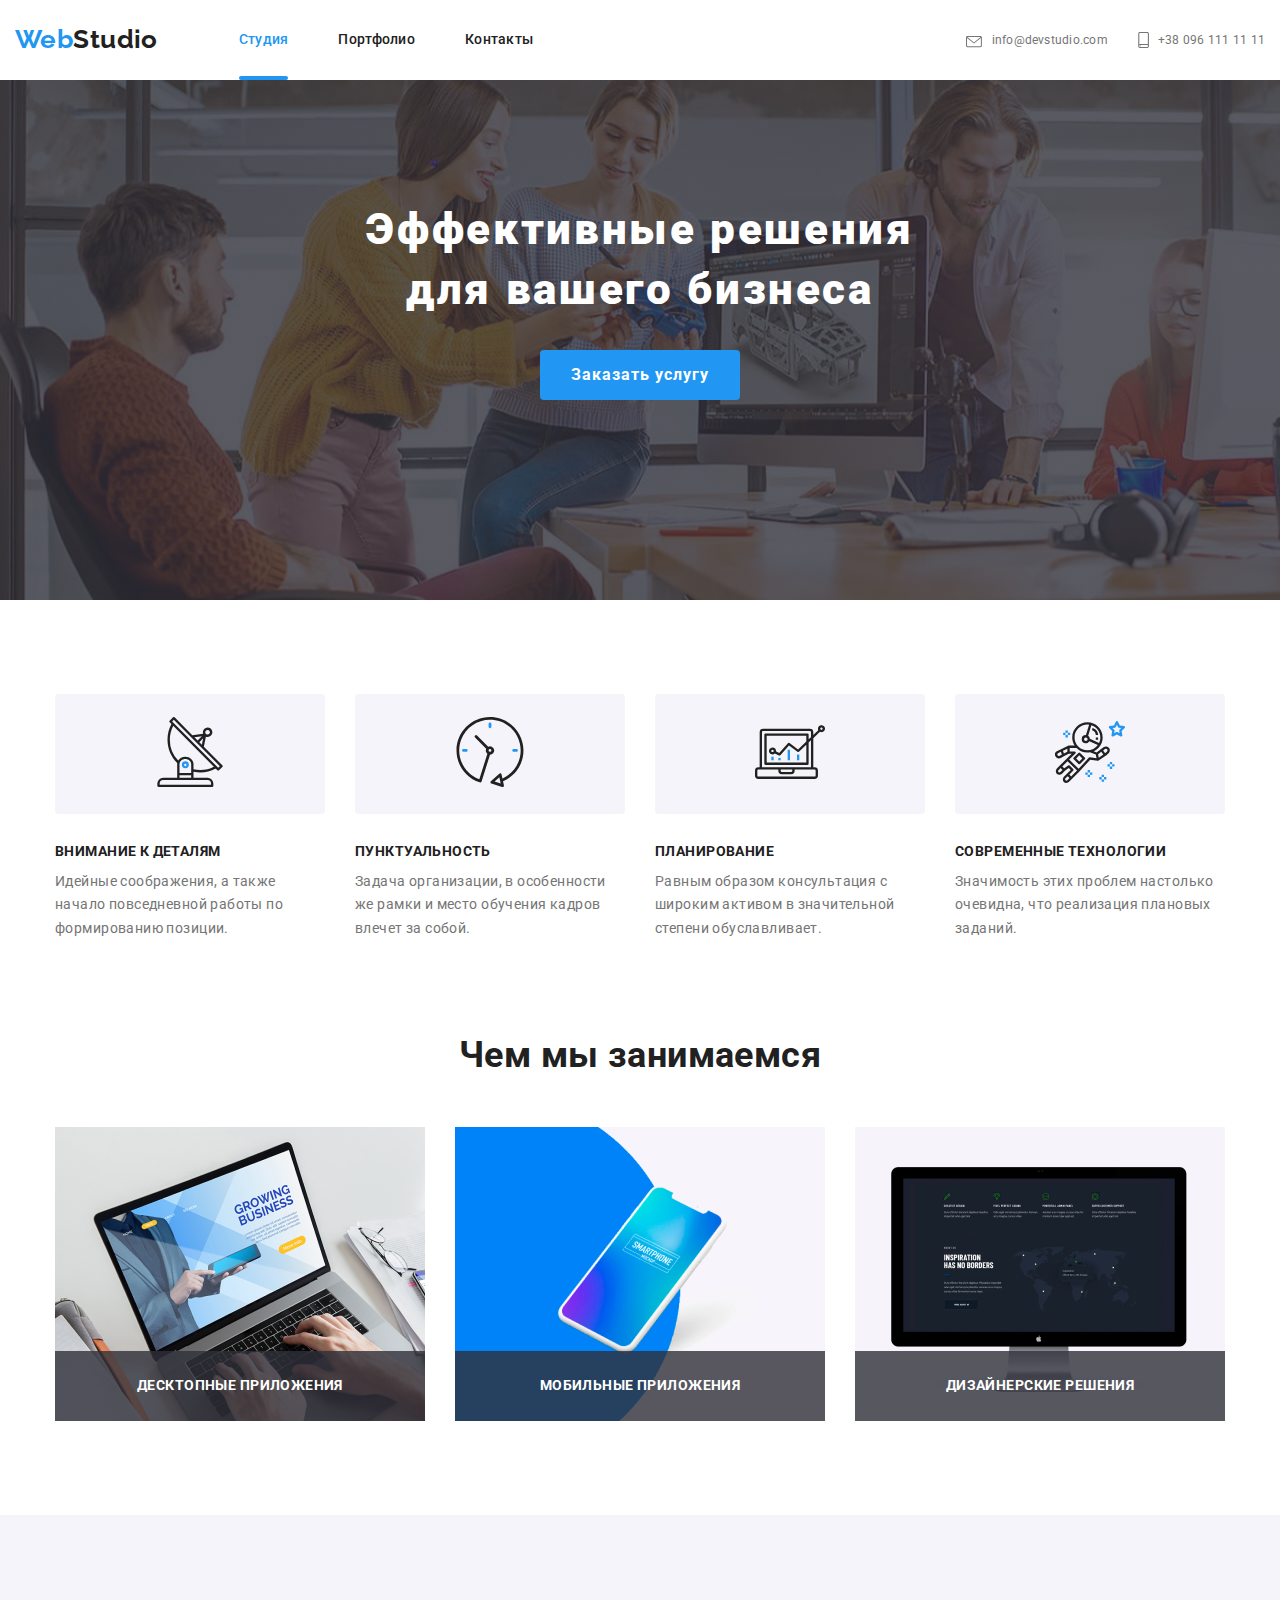
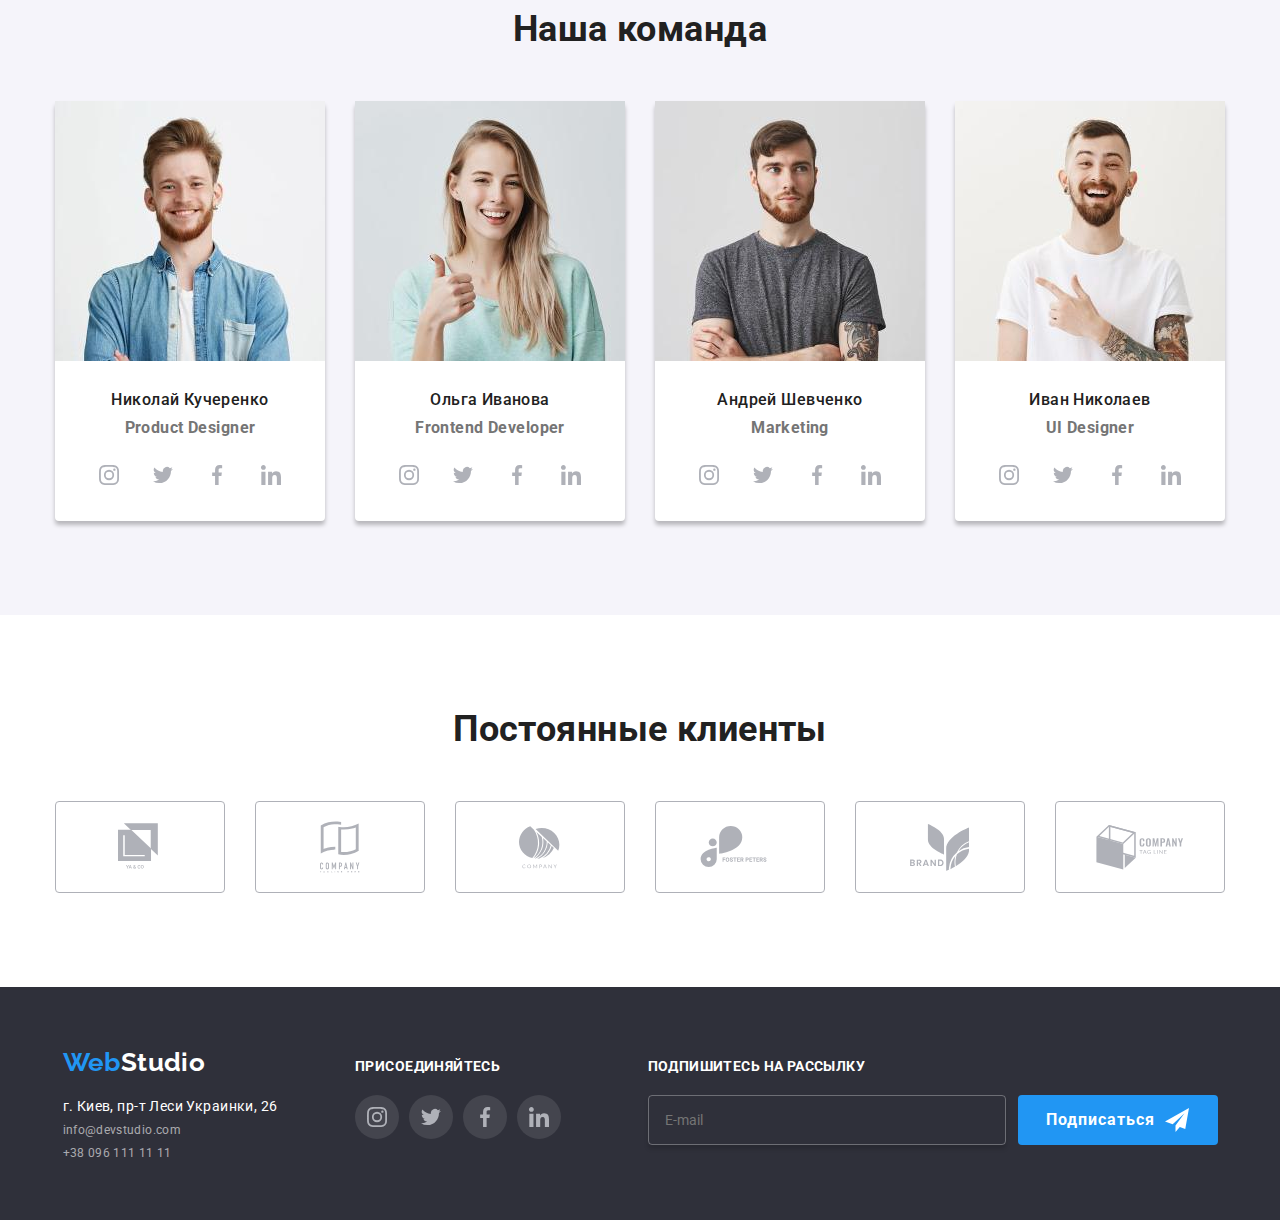
<file: index.html>
<!DOCTYPE html>
<html lang="ru">
  <head>
    <meta charset="UTF-8" />
    <meta name="viewport" content="width=device-width, initial-scale=1.0" />
    <link
      href="https://fonts.googleapis.com/css2?family=Raleway:wght@700&family=Roboto:wght@400;500;700;900&display=swap"
      rel="stylesheet"
    />
    <link
      rel="stylesheet"
      href="https://cdnjs.cloudflare.com/ajax/libs/modern-normalize/0.7.0/modern-normalize.min.css"
    />
    <link rel="stylesheet" href="./css/main.min.css" />
    <title>Web Studio</title>
  </head>
  <body>
    <!-- Шапка страницы -->
    <header class="site-header container">
      <a class="site-logo" href="./" lang="en"><span>Web </span><span class="logo-studio">Studio</span></a>
      <button class="menu-button" type="button" data-menu-button>
        <svg
          class="icon"
          width="40px"
          height="40px"
          aria-expanded="false"
          aria-controls="menu-container is-open"
          aria-label="переключатель мобильного меню"
        >
          <use class="icon-menu" href="./images/sprite-modal.svg#icon-menu-40"></use>
          <use class="icon-cross" href="./images/sprite-modal.svg#icon-close-40"></use>
        </svg>
      </button>
      <div class="menu-container is-open" id="menu-container" data-menu>
        <nav class="site-nav">
          <ul class="list">
            <li class="item"><a class="link current studio" href="./index.html">Студия</a></li>
            <li class="item"><a class="link" href="./portfolio.html">Портфолио</a></li>
            <li class="item"><a class="link" href="">Контакты</a></li>
          </ul>
        </nav>
        <address class="address-blok-header">
          <!-- добавляем aria-label <a href="" aria-label=""></a> -->
          <ul class="address-list">
            <li class="item">
              <a class="button-icon icon-mail" href="mailto:info@devstudio.com" aria-label="иконка конверта">
                <svg class="icon">
                  <use href="./images/sprite.svg#icon-icon-mail"></use>
                </svg>
              </a>
              <a class="link" href="mailto:info@devstudio.com">info@devstudio.com</a>
            </li>
            <li class="item">
              <a class="button-icon icon-phone" href="tel:+380961111111" aria-label="иконка телефона">
                <svg class="icon">
                  <use href="./images/sprite.svg#icon-icon-phone"></use>
                </svg>
              </a>
              <a class="link" href="tel:+380961111111">+38 096 111 11 11</a>
            </li>
          </ul>
        </address>
      </div>
    </header>
    <!-- уникальний контент -->
    <main>
      <!-- Герой -->
      <section class="hero-section overlay">
        <div class="hero container">
          <h1 class="title">
            Эффективные решения <br />
            для вашего бизнеса
          </h1>
          <button data-modal-open class="button">Заказать услугу</button>
        </div>
      </section>
      <!-- Функции (Характерные черты,feature) -->
      <section class="section feature container">
        <h2 class="is-hidden">Функции (Характерные черты)</h2>
        <ul class="list">
          <li class="item radar">
            <button class="button-icon">
              <svg class="icon">
                <use href="./images/sprite.svg#icon-antenna"></use>
              </svg>
            </button>
            <h3 class="title">ВНИМАНИЕ К ДЕТАЛЯМ</h3>
            <p class="text">Идейные соображения, а также начало повседневной работы по формированию позиции.</p>
          </li>
          <li class="item clock">
            <button class="button-icon">
              <svg class="icon">
                <use href="./images/sprite.svg#icon-clock"></use>
              </svg>
            </button>
            <h3 class="title">ПУНКТУАЛЬНОСТЬ</h3>
            <p class="text">Задача организации, в особенности же рамки и место обучения кадров влечет за собой.</p>
          </li>
          <li class="item diagram">
            <button class="button-icon">
              <svg class="icon">
                <use href="./images/sprite.svg#icon-diagram"></use>
              </svg>
            </button>
            <h3 class="title">ПЛАНИРОВАНИЕ</h3>
            <p class="text">Равным образом консультация с широким активом в значительной степени обуславливает.</p>
          </li>
          <li class="item astronaut">
            <button class="button-icon">
              <svg class="icon">
                <use href="./images/sprite.svg#icon-astronaut"></use>
              </svg>
            </button>
            <h3 class="title">СОВРЕМЕННЫЕ ТЕХНОЛОГИИ</h3>
            <p class="text">Значимость этих проблем настолько очевидна, что реализация плановых заданий.</p>
          </li>
        </ul>
      </section>
      <!-- Чем мы занимаемся (activity) -->
      <section class="section activity container">
        <h2 class="title-section">Чем мы занимаемся</h2>
        <ul class="list">
          <li class="item">
            <img src="./images/img11.jpg" alt="Десктопные приложения" width="370" />
            <a href=""><h3 class="title on-dark">ДЕСКТОПНЫЕ ПРИЛОЖЕНИЯ</h3></a>
          </li>
          <li class="item">
            <img src="./images/img12.jpg" alt="Мобильные приложения" width="370" />
            <a href=""><h3 class="title on-dark">МОБИЛЬНЫЕ ПРИЛОЖЕНИЯ</h3></a>
          </li>
          <li class="item">
            <img src="./images/img13.jpg" alt="Дизайнерские решения" width="370" />
            <a href=""><h3 class="title on-dark">ДИЗАЙНЕРСКИЕ РЕШЕНИЯ</h3></a>
          </li>
        </ul>
      </section>
      <!-- Наша команда (team) -->
      <section class="shadow">
        <!-- Для иконок используем aria-label
          <li><a href="" aria-label=" ">ins</a></li> -->
        <div class="section our-team container">
          <h2 class="title-section">Наша команда</h2>
          <ul class="list-team">
            <li class="item">
              <picture class="portret" alt="Фото">
                <source media="(min-width:1200px)" srcset="./images/foto1_270.jpg, ./images/foto1_270@2x.jpg 2x" />
                <source
                  media="(min-width: 768px)"
                  srcset="./images/foto1tablet_354.jpg, ./images/foto1tablet_354@2x.jpg 2x"
                />
                <source
                  media="(max-width: 767px)"
                  srcset="./images/foto1mobile_450.jpg, ./images/foto1mobile_450@2x.jpg 2x"
                />

                <img src="./images/foto1_270.jpg" />
              </picture>
              <h3 class="title name">Николай Кучеренко</h3>
              <p class="title work" lang="en">Product Designer</p>
              <ul class="list-social">
                <li class="item-social">
                  <a href="" class="button-icon" aria-label="ссылка на instagram">
                    <svg class="icon">
                      <use href="./images/sprite.svg#icon-icon-inst"></use>
                    </svg>
                  </a>
                </li>
                <li class="item-social">
                  <a href="" class="button-icon" aria-label="ссылка на twiter">
                    <svg class="icon">
                      <use href="./images/sprite.svg#icon-icon-tw"></use>
                    </svg>
                  </a>
                </li>
                <li class="item-social">
                  <a href="" class="button-icon" aria-label="ссылка на facebook">
                    <svg class="icon">
                      <use href="./images/sprite.svg#icon-icon-fb"></use>
                    </svg>
                  </a>
                </li>
                <li class="item-social">
                  <a href="" class="button-icon" aria-label="ссылка на IN">
                    <svg class="icon">
                      <use href="./images/sprite.svg#icon-icon-in"></use>
                    </svg>
                  </a>
                </li>
              </ul>
            </li>
            <li class="item">
              <picture class="portret" alt="Фото">
                <source media="(min-width:1200px)" srcset="./images/foto2_270.jpg, ./images/foto2_270@2x.jpg 2x" />
                <source
                  media="(min-width: 768px)"
                  srcset="./images/foto2tablet_354.jpg, ./images/foto2tablet_354@2x.jpg 2x"
                />
                <source
                  media="(max-width: 767px)"
                  srcset="./images/foto2mobile_450.jpg, ./images/foto2mobile_450@2x.jpg 2x"
                />

                <img src="./images/foto2_270.jpg" />
              </picture>
              <h3 class="title name">Ольга Иванова</h3>
              <p class="title work" lang="en">Frontend Developer</p>
              <ul class="list-social">
                <li class="item-social">
                  <a href="" class="button-icon" aria-label="ссылка на instagram">
                    <svg class="icon">
                      <use href="./images/sprite.svg#icon-icon-inst"></use>
                    </svg>
                  </a>
                </li>
                <li class="item-social">
                  <a href="" class="button-icon" aria-label="ссылка на twiter">
                    <svg class="icon">
                      <use href="./images/sprite.svg#icon-icon-tw"></use>
                    </svg>
                  </a>
                </li>
                <li class="item-social">
                  <a href="" class="button-icon" aria-label="ссылка на facebook">
                    <svg class="icon">
                      <use href="./images/sprite.svg#icon-icon-fb"></use>
                    </svg>
                  </a>
                </li>
                <li class="item-social">
                  <a href="" class="button-icon" aria-label="ссылка на IN">
                    <svg class="icon">
                      <use href="./images/sprite.svg#icon-icon-in"></use>
                    </svg>
                  </a>
                </li>
              </ul>
            </li>
            <li class="item">
              <picture class="portret" alt="Фото">
                <source media="(min-width:1200px)" srcset="./images/foto3_270.jpg, ./images/foto3_270@2x.jpg 2x" />
                <source
                  media="(min-width: 768px)"
                  srcset="./images/foto3tablet_354.jpg, ./images/foto3tablet_354@2x.jpg 2x"
                />
                <source
                  media="(max-width: 767px)"
                  srcset="./images/foto3mobile_450.jpg, ./images/foto3mobile_450@2x.jpg 2x"
                />

                <img src="./images/foto3_270.jpg" />
              </picture>
              <h3 class="title name">Андрей Шевченко</h3>
              <p class="title work" lang="en">Marketing</p>
              <ul class="list-social">
                <li class="item-social">
                  <a href="" class="button-icon" aria-label="ссылка на instagram">
                    <svg class="icon">
                      <use href="./images/sprite.svg#icon-icon-inst"></use>
                    </svg>
                  </a>
                </li>
                <li class="item-social">
                  <a href="" class="button-icon" aria-label="ссылка на twiter">
                    <svg class="icon">
                      <use href="./images/sprite.svg#icon-icon-tw"></use>
                    </svg>
                  </a>
                </li>
                <li class="item-social">
                  <a href="" class="button-icon" aria-label="ссылка на facebook">
                    <svg class="icon">
                      <use href="./images/sprite.svg#icon-icon-fb"></use>
                    </svg>
                  </a>
                </li>
                <li class="item-social">
                  <a href="" class="button-icon" aria-label="ссылка на IN">
                    <svg class="icon">
                      <use href="./images/sprite.svg#icon-icon-in"></use>
                    </svg>
                  </a>
                </li>
              </ul>
            </li>
            <li class="item">
              <picture class="portret" alt="Фото">
                <source media="(min-width:1200px)" srcset="./images/foto4_270.jpg, ./images/foto4_270@2x.jpg 2x" />
                <source
                  media="(min-width: 768px)"
                  srcset="./images/foto4tablet_354.jpg, ./images/foto4tablet_354@2x.jpg 2x"
                />
                <source
                  media="(max-width: 767px)"
                  srcset="./images/foto4mobile_450.jpg, ./images/foto4mobile_450@2x.jpg 2x"
                />

                <img src="./images/foto4_270.jpg" />
              </picture>
              <h3 class="title name">Иван Николаев</h3>
              <p class="title work" lang="en">UI Designer</p>
              <ul class="list-social">
                <li class="item-social">
                  <a href="" class="button-icon" aria-label="ссылка на instagram">
                    <svg class="icon">
                      <use href="./images/sprite.svg#icon-icon-inst"></use>
                    </svg>
                  </a>
                </li>
                <li class="item-social">
                  <a href="" class="button-icon" aria-label="ссылка на twiter">
                    <svg class="icon">
                      <use href="./images/sprite.svg#icon-icon-tw"></use>
                    </svg>
                  </a>
                </li>
                <li class="item-social">
                  <a href="" class="button-icon" aria-label="ссылка на facebook">
                    <svg class="icon">
                      <use href="./images/sprite.svg#icon-icon-fb"></use>
                    </svg>
                  </a>
                </li>
                <li class="item-social">
                  <a href="" class="button-icon" aria-label="ссылка на IN">
                    <svg class="icon">
                      <use href="./images/sprite.svg#icon-icon-in"></use>
                    </svg>
                  </a>
                </li>
              </ul>
            </li>
          </ul>
        </div>
      </section>
      <!-- Постоянные клиенты (clients) -->
      <section class="section container clients">
        <h2 class="title-section">Постоянные клиенты</h2>
        <!-- ul>li*6>a[aria-label=klient$] -->
        <ul class="list">
          <li class="item">
            <a class="button-icon" href="" aria-label="klient1">
              <svg class="icon klient1">
                <use href="./images/sprite.svg#icon-logo-1"></use>
              </svg>
            </a>
          </li>
          <li class="item">
            <a class="button-icon" href="" aria-label="klient2">
              <svg class="icon klient2">
                <use href="./images/sprite.svg#icon-logo-2"></use>
              </svg>
            </a>
          </li>
          <li class="item">
            <a class="button-icon" href="" aria-label="klient3">
              <svg class="icon klient3">
                <use href="./images/sprite.svg#icon-logo-3"></use>
              </svg>
            </a>
          </li>
          <li class="item">
            <a class="button-icon" href="" aria-label="klient4">
              <svg class="icon klient4">
                <use href="./images/sprite.svg#icon-logo-4"></use>
              </svg>
            </a>
          </li>
          <li class="item">
            <a class="button-icon" href="" aria-label="klient5">
              <svg class="icon klient5">
                <use href="./images/sprite.svg#icon-logo-5"></use>
              </svg>
            </a>
          </li>
          <li class="item">
            <a class="button-icon" href="" aria-label="klient6">
              <svg class="icon klient6">
                <use href="./images/sprite.svg#icon-logo-6"></use>
              </svg>
            </a>
          </li>
        </ul>
      </section>
      <!-- Модалка -->
      <div data-modal class="modal backdrop is-hidden">
        <form class="form-blank">
          <h2 class="title">Оставьте свои данные, мы вам перезвоним</h2>
          <label class="label">
            <svg class="icon">
              <use href="./images/sprite-modal.svg#icon-plagin-person"></use>
            </svg>
            <span class="text-field">Имя</span>
            <input class="field" type="text" name="name" />
          </label>
          <label class="label">
            <svg class="icon">
              <use href="./images/sprite-modal.svg#icon-plagin-phone"></use>
            </svg>
            <span class="text-field">Телефон</span>
            <input class="field" type="tel" name="telephone" />
          </label>
          <label class="label">
            <svg class="icon">
              <use href="./images/sprite-modal.svg#icon-plagin-email"></use>
            </svg>
            <span class="text-field">Почта</span>
            <input class="field" type="email" name="mail" />
          </label>
          <label class="label">
            <span class="text-commentary">Коментарий</span>
            <textarea class="field commentary" rows="10" name="commentary"></textarea>
          </label>
          <!-- Лицензионное соглашения в обратном порядке лейба и поле -->
          <label class="label-policy">
            <input class="checkbox appearance" type="checkbox" name="policy" />
            <svg class="icon-checkbox">
              <use href="./images/sprite-modal.svg#icon-plagin-check"></use>
            </svg>
            <span class="text-policy">
              Соглашаюсь с рассылкой и принимаю <a class="link" href="">Условия договора</a>
            </span></label
          >
          <button type="submit" class="button">Отправить</button>
          <button data-modal-close class="data-modal-close">
            <svg class="icon">
              <use href="./images/sprite-modal.svg#icon-modal-close"></use>
            </svg>
          </button>
        </form>
      </div>
    </main>
    <!-- footer -->
    <footer>
      <div class="footer container">
        <div class="section address-blok item-colomn">
          <a class="site-logo" href="./" lang="en"><span>Web </span><span class="logo-studio">Studio</span></a>
          <address class="address-list">
            <p class="map">г. Киев, пр-т Леси Украинки, 26</p>
            <a class="link" href="mailto:info@devstudio.com">info@devstudio.com</a>
            <a class="link" href="tel:+380961111111">+38 096 111 11 11</a>
          </address>
        </div>
        <div class="section item-colomn">
          <b class="title on-dark">ПРИСОЕДИНЯЙТЕСЬ</b>
          <ul class="list-social">
            <li class="item-social dark-icon">
              <a href="" aria-label="ссылка на instagram">
                <svg class="icon">
                  <use href="./images/sprite.svg#icon-icon-inst"></use>
                </svg>
              </a>
            </li>
            <li class="item-social dark-icon">
              <a href="" aria-label="ссылка на twiter">
                <svg class="icon">
                  <use href="./images/sprite.svg#icon-icon-tw"></use>
                </svg>
              </a>
            </li>
            <li class="item-social dark-icon">
              <a href="" aria-label="ссылка на facebook">
                <svg class="icon">
                  <use href="./images/sprite.svg#icon-icon-fb"></use>
                </svg>
              </a>
            </li>
            <li class="item-social dark-icon">
              <a href="" aria-label="ссылка на IN">
                <svg class="icon">
                  <use href="./images/sprite.svg#icon-icon-in"></use>
                </svg>
              </a>
            </li>
          </ul>
        </div>
        <div class="section block-subscribe">
          <label class="label-subscribe">
            <b class="title on-dark subscribe-title">ПОДПИШИТЕСЬ НА РАССЫЛКУ</b>
            <input class="field-subscribe" type="email" name="subscribe" placeholder="E-mail" />
          </label>
          <button type="submit" class="button">
            Подписаться
            <svg class="icon send">
              <use href="./images/sprite.svg#icon-icon-send"></use>
            </svg>
          </button>

          <!-- <a href="" aria-label="значок самолётика"></a> -->
        </div>
      </div>
      <!-- Исправление дизайнера закоментировал -->
      <!-- <div class="copyright container"><p>2020 | Developed by GoIT Students</p></div> -->
    </footer>
    <script src="./js/menu.js"></script>
    <script src="./js/modal.js"></script>
  </body>
</html>
</file>
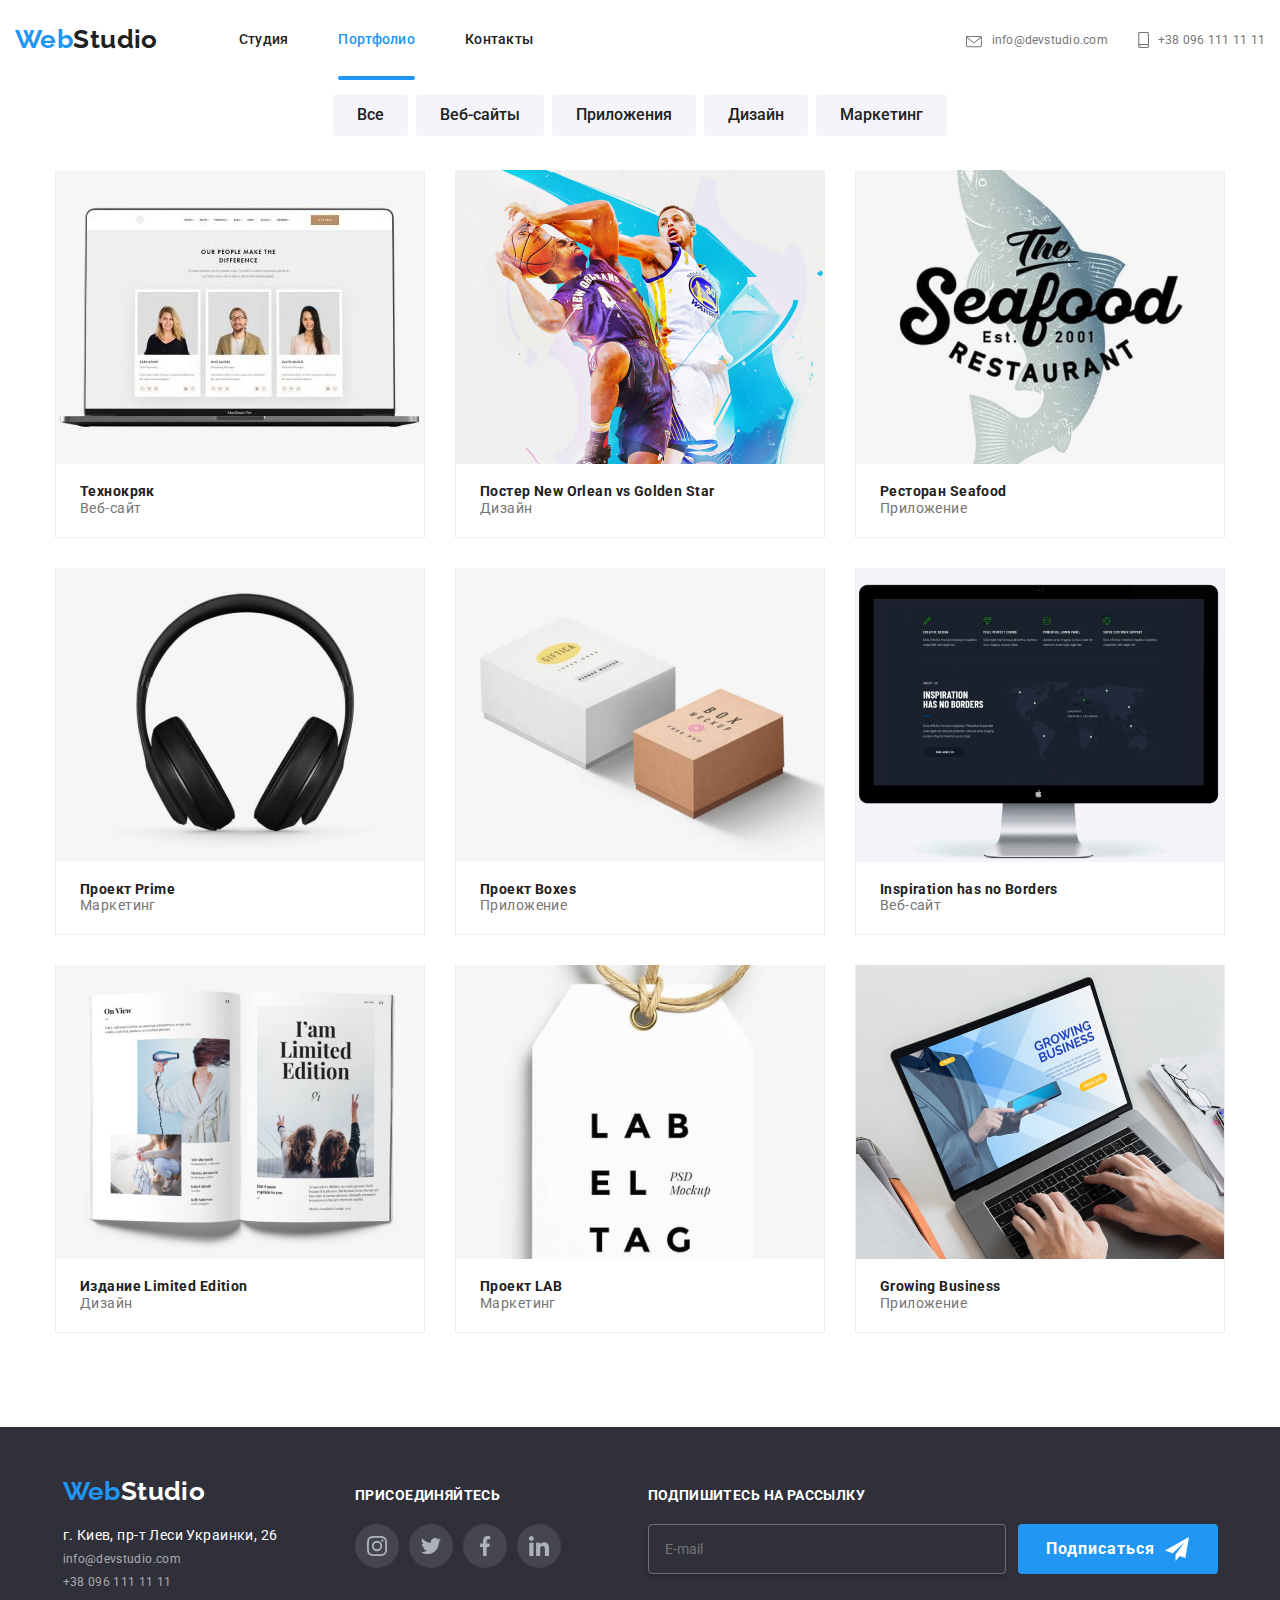
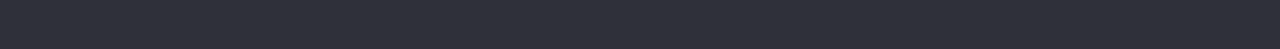
<file: portfolio.html>
<!DOCTYPE html>
<html lang="ru">
  <head>
    <meta charset="UTF-8" />
    <meta name="viewport" content="width=device-width, initial-scale=1.0" />
    <link
      href="https://fonts.googleapis.com/css2?family=Raleway:wght@700&family=Roboto:wght@400;500;700;900&display=swap"
      rel="stylesheet"
    />
    <link
      rel="stylesheet"
      href="https://cdnjs.cloudflare.com/ajax/libs/modern-normalize/0.7.0/modern-normalize.min.css"
    />
    <link rel="stylesheet" href="./css/main.min.css" />
    <title>Portfolio</title>
  </head>
  <body>
    <!-- Шапка страницы -->
    <header class="site-header container">
      <a class="site-logo" href="./" lang="en"><span>Web </span><span class="logo-studio">Studio</span></a>
      <button class="menu-button" type="button" data-menu-button>
        <svg
          class="icon"
          width="40px"
          height="40px"
          aria-expanded="false"
          aria-controls="menu-container is-open"
          aria-label="переключатель мобильного меню"
        >
          <use class="icon-menu" href="./images/sprite-modal.svg#icon-menu-40"></use>
          <use class="icon-cross" href="./images/sprite-modal.svg#icon-close-40"></use>
        </svg>
      </button>
      <div class="menu-container is-open" id="menu-container" data-menu>
        <nav class="site-nav">
          <ul class="list">
            <li class="item"><a class="link" href="./index.html">Студия</a></li>
            <li class="item"><a class="link current" href="./portfolio.html">Портфолио</a></li>
            <li class="item"><a class="link" href="">Контакты</a></li>
          </ul>
        </nav>
        <address class="address-blok-header">
          <!-- добавляем aria-label <a href="" aria-label=""></a> -->
          <ul class="address-list">
            <li class="item">
              <a class="button-icon icon-mail" href="mailto:info@devstudio.com" aria-label="иконка конверта">
                <svg class="icon">
                  <use href="./images/sprite.svg#icon-icon-mail"></use>
                </svg>
              </a>
              <a class="link" href="mailto:info@devstudio.com">info@devstudio.com</a>
            </li>
            <li class="item">
              <a class="button-icon icon-phone" href="tel:+380961111111" aria-label="иконка телефона">
                <svg class="icon">
                  <use href="./images/sprite.svg#icon-icon-phone"></use>
                </svg>
              </a>
              <a class="link" href="tel:+380961111111">+38 096 111 11 11</a>
            </li>
          </ul>
        </address>
      </div>
    </header>
    <!-- уникальний контент -->
    <main class="main-portfolio">
      <!-- категории проектов (фильтры,head-filter ) -->
      <section class="section head-filter container">
        <h1 class="is-hidden">категории проектов (фильтры)</h1>
        <ul class="filter">
          <li class="item"><button type="button" class="radio">Все</button></li>
          <li class="item"><button type="button" class="radio">Веб-сайты</button></li>
          <li class="item"><button type="button" class="radio">Приложения</button></li>
          <li class="item"><button type="button" class="radio">Дизайн</button></li>
          <li class="item"><button type="button" class="radio">Маркетинг</button></li>
        </ul>
      </section>
      <!-- Проекты (project) -->
      <!-- ul>li*9>a>img+h3+p+p{} -->
      <section class="section project container">
        <h2 class="is-hidden">Проекты</h2>
        <ul class="list">
          <li class="item">
            <a class="link" href="">
              <div class="overflow-img">
                <img
                  class="pro-img"
                  alt="Анкеты"
                  srcset="./images/pro1_450.jpg, ./images/pro1_450@2x.jpg 2x"
                  src="./images/pro1_450.jpg"
                />
                <p class="pro on-dark">
                  Технокряк это современная площадка распространения коронавируса. Компании используют эту платформу для
                  цифрового шпионажа и атак на защищённые сервера конкурентов.
                </p>
              </div>
              <div class="perimeter">
                <h3 class="title pro">Технокряк</h3>
                <p class="is-filter">Веб-сайт</p>
              </div>
            </a>
          </li>
          <li class="item">
            <a class="link" href="">
              <div class="overflow-img">
                <img
                  class="pro-img"
                  alt="Баскетбол"
                  srcset="./images/pro2_450.jpg, ./images/pro2_450@2x.jpg 2x"
                  src="./images/pro2_450.jpg"
                />
                <p class="pro on-dark">
                  Технокряк это современная площадка распространения коронавируса. Компании используют эту платформу для
                  цифрового шпионажа и атак на защищённые сервера конкурентов.
                </p>
              </div>
              <div class="perimeter">
                <h3 class="title pro">Постер New Orlean vs Golden Star</h3>
                <p class="is-filter">Дизайн</p>
              </div>
            </a>
          </li>
          <li class="item">
            <a class="link" href="">
              <div class="overflow-img">
                <img
                  class="pro-img"
                  alt="Ресторан  лого"
                  srcset="./images/pro3_450.jpg, ./images/pro3_450@2x.jpg 2x"
                  src="./images/pro3_450.jpg"
                />
                <p class="pro on-dark">
                  Технокряк это современная площадка распространения коронавируса. Компании используют эту платформу для
                  цифрового шпионажа и атак на защищённые сервера конкурентов.
                </p>
              </div>
              <div class="perimeter">
                <h3 class="title pro">Ресторан Seafood</h3>
                <p class="is-filter">Приложение</p>
              </div>
            </a>
          </li>
          <li class="item">
            <a class="link" href="">
              <div class="overflow-img">
                <img
                  class="pro-img"
                  alt="Наушники"
                  srcset="./images/pro4_450.jpg, ./images/pro4_450@2x.jpg 2x"
                  src="./images/pro4_450.jpg"
                />
                <p class="pro on-dark">
                  Технокряк это современная площадка распространения коронавируса. Компании используют эту платформу для
                  цифрового шпионажа и атак на защищённые сервера конкурентов.
                </p>
              </div>
              <div class="perimeter">
                <h3 class="title pro">Проект Prime</h3>
                <p class="is-filter">Маркетинг</p>
              </div>
            </a>
          </li>
          <li class="item">
            <a class="link" href="">
              <div class="overflow-img">
                <img
                  class="pro-img"
                  alt="Коробки"
                  srcset="./images/pro5_450.jpg, ./images/pro5_450@2x.jpg 2x"
                  src="./images/pro5_450.jpg"
                />
                <p class="pro on-dark">
                  Технокряк это современная площадка распространения коронавируса. Компании используют эту платформу для
                  цифрового шпионажа и атак на защищённые сервера конкурентов.
                </p>
              </div>
              <div class="perimeter">
                <h3 class="title pro">Проект Boxes</h3>
                <p class="is-filter">Приложение</p>
              </div>
            </a>
          </li>
          <li class="item">
            <a class="link" href="">
              <div class="overflow-img">
                <img
                  class="pro-img"
                  alt="Монитор"
                  srcset="./images/pro6_450.jpg, ./images/pro6_450@2x.jpg 2x"
                  src="./images/pro6_450.jpg"
                />
                <p class="pro on-dark">
                  Технокряк это современная площадка распространения коронавируса. Компании используют эту платформу для
                  цифрового шпионажа и атак на защищённые сервера конкурентов.
                </p>
              </div>
              <div class="perimeter">
                <h3 class="title pro">Inspiration has no Borders</h3>
                <p class="is-filter">Веб-сайт</p>
              </div>
            </a>
          </li>
          <li class="item">
            <a class="link" href="">
              <div class="overflow-img">
                <img
                  class="pro-img"
                  alt="Журнал"
                  srcset="./images/pro7_450.jpg, ./images/pro7_450@2x.jpg 2x"
                  src="./images/pro7_450.jpg"
                />
                <p class="pro on-dark">
                  Технокряк это современная площадка распространения коронавируса. Компании используют эту платформу для
                  цифрового шпионажа и атак на защищённые сервера конкурентов.
                </p>
              </div>
              <div class="perimeter">
                <h3 class="title pro">Издание Limited Edition</h3>
                <p class="is-filter">Дизайн</p>
              </div>
            </a>
          </li>
          <li class="item">
            <a class="link" href="">
              <div class="overflow-img">
                <img
                  class="pro-img"
                  alt="Бирка"
                  srcset="./images/pro8_450.jpg, ./images/pro8_450@2x.jpg 2x"
                  src="./images/pro8_450.jpg"
                />
                <p class="pro on-dark">
                  Технокряк это современная площадка распространения коронавируса. Компании используют эту платформу для
                  цифрового шпионажа и атак на защищённые сервера конкурентов.
                </p>
              </div>
              <div class="perimeter">
                <h3 class="title pro">Проект LAB</h3>
                <p class="is-filter">Маркетинг</p>
              </div>
            </a>
          </li>
          <li class="item">
            <a class="link" href="">
              <div class="overflow-img">
                <img
                  class="pro-img"
                  alt="Ноутбук"
                  srcset="./images/pro9_450.jpg, ./images/pro9_450@2x.jpg 2x"
                  src="./images/pro9_450.jpg"
                />
                <p class="pro on-dark">
                  Технокряк это современная площадка распространения коронавируса. Компании используют эту платформу для
                  цифрового шпионажа и атак на защищённые сервера конкурентов.
                </p>
              </div>
              <div class="perimeter">
                <h3 class="title pro">Growing Business</h3>
                <p class="is-filter">Приложение</p>
              </div>
            </a>
          </li>
        </ul>
      </section>
    </main>
    <!-- footer -->
    <footer>
      <div class="footer container">
        <div class="address-blok item-colomn">
          <a class="site-logo footer-logo" href="./" lang="en"
            ><span>Web </span><span class="logo-studio">Studio</span></a
          >
          <address class="address-list">
            <p class="map">г. Киев, пр-т Леси Украинки, 26</p>
            <a class="link" href="mailto:info@devstudio.com">info@devstudio.com</a>
            <a class="link" href="tel:+380961111111">+38 096 111 11 11</a>
          </address>
        </div>
        <div class="section item-colomn">
          <b class="title on-dark">ПРИСОЕДИНЯЙТЕСЬ</b>
          <ul class="list-social">
            <li class="item-social dark-icon">
              <a href="" aria-label="ссылка на instagram">
                <svg class="icon">
                  <use href="./images/sprite.svg#icon-icon-inst"></use>
                </svg>
              </a>
            </li>
            <li class="item-social dark-icon">
              <a href="" aria-label="ссылка на twiter">
                <svg class="icon">
                  <use href="./images/sprite.svg#icon-icon-tw"></use>
                </svg>
              </a>
            </li>
            <li class="item-social dark-icon">
              <a href="" aria-label="ссылка на facebook">
                <svg class="icon">
                  <use href="./images/sprite.svg#icon-icon-fb"></use>
                </svg>
              </a>
            </li>
            <li class="item-social dark-icon">
              <a href="" aria-label="ссылка на IN">
                <svg class="icon">
                  <use href="./images/sprite.svg#icon-icon-in"></use>
                </svg>
              </a>
            </li>
          </ul>
        </div>
        <div class="section block-subscribe">
          <label class="label-subscribe">
            <b class="title on-dark subscribe-title">ПОДПИШИТЕСЬ НА РАССЫЛКУ</b>
            <input class="field-subscribe" type="email" name="subscribe" placeholder="E-mail" />
          </label>
          <button type="submit" class="button">
            Подписаться
            <svg class="icon send">
              <use href="./images/sprite.svg#icon-icon-send"></use>
            </svg>
          </button>

          <!-- <a href="" aria-label="значок самолётика"></a> -->
        </div>
      </div>
      <!-- Исправление дизайнера закоментировал -->
      <!-- <div class="copyright container"><p>2020 | Developed by GoIT Students</p></div> -->
    </footer>
    <script src="./js/menu.js"></script>
  </body>
</html>
</file>
<file: css/main.min.css>
html{-webkit-box-sizing:border-box;box-sizing:border-box}*,*::before,*::after{-webkit-box-sizing:inherit;box-sizing:inherit}*:hover,:focus,:focus-within{-webkit-transition:all 250ms cubic-bezier(0.4, 0, 0.2, 1);transition:all 250ms cubic-bezier(0.4, 0, 0.2, 1)}body{margin:0;padding:0;background-color:#fff;color:#757575;font-family:'Roboto', sans-serif;font-weight:400;font-size:14px;line-height:1.19;letter-spacing:.03em}img{display:block;max-width:100%;height:auto}h1,h2,h3,h4,h5,h6{margin:0}ul{margin:0;padding:0;list-style:none}p{margin:0}a{text-decoration:none;font-style:normal;color:inherit;font-family:inherit}.position-relative{position:relative}.appearance{appearance:none;-webkit-appearance:none;-moz-appearance:none}.is-hidden{position:absolute;width:1px;height:1px;margin:-1px;border:0;padding:0;clip:rect(0 0 0 0);overflow:hidden}.container{margin-left:auto;margin-right:auto;padding-left:15px;padding-right:15px;display:-webkit-box;display:-ms-flexbox;display:flex;width:480px}@media screen and (max-width: 767px){.container{-webkit-box-orient:vertical;-webkit-box-direction:normal;-ms-flex-direction:column;flex-direction:column}}@media screen and (min-width: 768px){.container{width:768px}}@media screen and (min-width: 1200px){.container{width:1200px}}.title{color:#212121}.button-icon{padding:0;margin:0;border:none}.section .on-dark{color:#fff}.title-section{font-weight:bold;font-size:36px;line-height:1.16;color:#212121}.title{font-weight:bold;font-size:14px;line-height:1.14;color:#212121}.text{line-height:1.71;color:#757575}.site-logo{display:-webkit-box;display:-ms-flexbox;display:flex;font-family:'Raleway', sans-serif;font-style:normal;font-weight:bold;font-size:26px;color:#2196f3}.site-header .site-logo{margin-top:24px;margin-bottom:25px}.logo-studio{color:#212121}.footer .logo-studio{color:#fff}@media screen and (max-width: 767px){.address-blok-header{margin-top:60px}}@media screen and (min-width: 768px){.address-blok-header{margin-left:auto}}.address-blok-header .item{display:-webkit-box;display:-ms-flexbox;display:flex;-webkit-box-align:center;-ms-flex-align:center;align-items:center}.address-blok-header .item:hover .icon,.address-blok-header .item:focus-within .icon{fill:#2196f3}.address-blok-header .item:hover .link{color:#2196f3}.address-blok-header .button-icon{margin-right:10px}.address-blok-header .button-icon.icon-mail{width:16px;height:11.2px;fill:#757575}.address-blok-header .button-icon.icon-phone{width:10px;height:15px;fill:#757575}.address-blok-header .button-icon.icon-phone .icon{width:11px}.address-blok-header .icon{background-position:center;background-size:contain;height:16px;width:16px;-webkit-transition:fill 250ms cubic-bezier(0.4, 0, 0.2, 1);transition:fill 250ms cubic-bezier(0.4, 0, 0.2, 1)}.site-header .address-list{display:-webkit-box;display:-ms-flexbox;display:flex;-webkit-box-orient:vertical;-webkit-box-direction:normal;-ms-flex-direction:column;flex-direction:column}@media screen and (max-width: 767px){.site-header .address-list{-webkit-box-align:center;-ms-flex-align:center;align-items:center}}@media screen and (min-width: 1200px){.site-header .address-list{-webkit-box-orient:horizontal;-webkit-box-direction:normal;-ms-flex-direction:row;flex-direction:row}}.site-header .address-list .item+.item{margin-top:16px}@media screen and (min-width: 768px){.site-header .address-list .item+.item{margin-top:10px}}@media screen and (min-width: 1200px){.site-header .address-list .item+.item{margin-top:0;margin-left:30px}}.address-list .link{font-size:12px;line-height:1.67;letter-spacing:0.02em}@media screen and (max-width: 767px){.address-list .link{font-size:18px}}.footer .address-blok{display:-webkit-box;display:-ms-flexbox;display:flex;-webkit-box-orient:vertical;-webkit-box-direction:normal;-ms-flex-direction:column;flex-direction:column}@media screen and (max-width: 1199px){.footer .address-blok{-webkit-box-align:center;-ms-flex-align:center;align-items:center}}.footer .address-list{display:-webkit-box;display:-ms-flexbox;display:flex;-webkit-box-orient:vertical;-webkit-box-direction:normal;-ms-flex-direction:column;flex-direction:column;margin-top:20px;text-align:center}@media screen and (min-width: 1200px){.footer .address-list{-webkit-box-align:start;-ms-flex-align:start;align-items:flex-start}}.footer .address-list .link{margin-top:9px;line-height:1.17;letter-spacing:.03em;color:rgba(255,255,255,0.6)}.footer .address-list .map{line-height:1.17;letter-spacing:.03em;color:#fff;font-style:normal}.list-social{margin-top:20px;display:-webkit-box;display:-ms-flexbox;display:flex}.item-social{width:44px;height:44px}.item-social+.item-social{margin-left:10px}.item-social .button-icon{display:-webkit-inline-box;display:-ms-inline-flexbox;display:inline-flex;width:100%;height:100%}.item-social .icon{width:44px;height:44px;border-radius:50px;fill:#afb1b8;-webkit-transition:background-color 250ms cubic-bezier(0.4, 0, 0.2, 1),fill 250ms cubic-bezier(0.4, 0, 0.2, 1);transition:background-color 250ms cubic-bezier(0.4, 0, 0.2, 1),fill 250ms cubic-bezier(0.4, 0, 0.2, 1)}.item-social .icon:hover,.item-social:focus-within .icon{background-color:#2196f3;fill:#fff}.dark-icon{border-radius:50px;fill:text-white;background-color:rgba(255,255,255,0.1)}.button{display:-webkit-inline-box;display:-ms-inline-flexbox;display:inline-flex;-webkit-box-align:center;-ms-flex-align:center;align-items:center;-webkit-box-pack:center;-ms-flex-pack:center;justify-content:center;padding-top:10px;padding-bottom:10px;min-width:200px;font-weight:bold;font-size:16px;line-height:1.87;letter-spacing:0.06em;background:#2196f3;color:#fff;border-radius:4px;border:none;outline:#188ce8}.button:hover,.button:focus{background-color:#188ce8}.site-header{position:fixed;-webkit-box-orient:horizontal;-webkit-box-direction:normal;-ms-flex-direction:row;flex-direction:row;-webkit-box-align:center;-ms-flex-align:center;align-items:center;-webkit-box-pack:justify;-ms-flex-pack:justify;justify-content:space-between;background:#ffffff;width:100%;z-index:1}.site-header .item:hover,.site-header .item:focus-within{color:#2196f3}.site-nav{display:-webkit-box;display:-ms-flexbox;display:flex}.site-nav>.list{display:-webkit-box;display:-ms-flexbox;display:flex;-webkit-box-orient:vertical;-webkit-box-direction:normal;-ms-flex-direction:column;flex-direction:column;font-weight:500;font-size:18px;letter-spacing:0.02em;line-height:1.67;color:#212121}@media screen and (min-width: 768px){.site-nav>.list{-webkit-box-orient:horizontal;-webkit-box-direction:normal;-ms-flex-direction:row;flex-direction:row;-webkit-box-align:center;-ms-flex-align:center;align-items:center;font-size:14px;line-height:1.14}}@media screen and (max-width: 767px){.site-nav .item+.item{margin-top:40px}}@media screen and (min-width: 768px){.site-nav .item+.item{margin-left:50px}}.site-nav .link{-webkit-transition:color 250ms cubic-bezier(0.4, 0, 0.2, 1);transition:color 250ms cubic-bezier(0.4, 0, 0.2, 1)}.site-nav .link.current{position:relative;color:#2196f3}@media screen and (max-width: 767px){.site-nav .link.current.studio::after{-webkit-transform:translateX(30%);transform:translateX(30%)}}.site-nav .link.current::after{content:'';display:block;margin-top:28px;position:absolute;width:100%;height:4px;background:#2196f3;border-radius:2px}@media screen and (max-width: 767px){.site-nav .link.current::after{margin-top:8px}}.menu-button{border:none;background-color:transparent}@media screen and (min-width: 768px){.menu-button{display:none}}.menu-button .icon-cross{display:none}.menu-button.is-open .icon-cross{display:block}.menu-button.is-open .icon-menu{display:none}.menu-button:hover,.menu-button:focus-within{fill:#2196f3}.menu-container{display:-webkit-box;display:-ms-flexbox;display:flex;-webkit-box-orient:horizontal;-webkit-box-direction:normal;-ms-flex-direction:row;flex-direction:row;-webkit-box-pack:justify;-ms-flex-pack:justify;justify-content:space-between;margin-left:81px;width:100%;z-index:1}@media screen and (max-width: 767px){.menu-container{position:absolute;-webkit-box-orient:vertical;-webkit-box-direction:normal;-ms-flex-direction:column;flex-direction:column;-webkit-box-align:center;-ms-flex-align:center;align-items:center;text-align:center;margin-left:0;top:100%;left:0;padding-top:60px;padding-bottom:60px;background:#fff;border-top:1px solid #ececec}.menu-container.is-open{display:none}}.hero-section{background-color:rgba(47,48,58,0.8)}.hero-section.overlay{max-width:1600px;height:auto;margin-right:auto;margin-left:auto}@media screen and (max-width: 767px){.hero-section.overlay{background-image:-webkit-gradient(linear, left top, left bottom, from(rgba(47,48,58,0.8)), to(rgba(47,48,58,0.8))),url("../images/Header img-mobile.jpg");background-image:linear-gradient(rgba(47,48,58,0.8), rgba(47,48,58,0.8)),url("../images/Header img-mobile.jpg");background-size:cover}}@media screen and (max-width: 767px) and (min-device-pixel-ratio: 2), screen and (max-width: 767px) and (-webkit-min-device-pixel-ratio: 2), screen and (max-width: 767px) and (min-resolution: 192dpi), screen and (max-width: 767px) and (min-resolution: 2dppx){.hero-section.overlay{background-image:-webkit-gradient(linear, left top, left bottom, from(rgba(47,48,58,0.8)), to(rgba(47,48,58,0.8))),url("../images/Header img-mobile@2x.jpg");background-image:linear-gradient(rgba(47,48,58,0.8), rgba(47,48,58,0.8)),url("../images/Header img-mobile@2x.jpg")}}@media screen and (min-width: 768px){.hero-section.overlay{background-image:-webkit-gradient(linear, left top, left bottom, from(rgba(47,48,58,0.8)), to(rgba(47,48,58,0.8))),url("../images/Header img-tablet.jpg");background-image:linear-gradient(rgba(47,48,58,0.8), rgba(47,48,58,0.8)),url("../images/Header img-tablet.jpg");background-size:cover}}@media screen and (min-width: 768px) and (min-device-pixel-ratio: 2), screen and (min-width: 768px) and (-webkit-min-device-pixel-ratio: 2), screen and (min-width: 768px) and (min-resolution: 192dpi), screen and (min-width: 768px) and (min-resolution: 2dppx){.hero-section.overlay{background-image:-webkit-gradient(linear, left top, left bottom, from(rgba(47,48,58,0.8)), to(rgba(47,48,58,0.8))),url("../images/Header img-tablet@2x.jpg");background-image:linear-gradient(rgba(47,48,58,0.8), rgba(47,48,58,0.8)),url("../images/Header img-tablet@2x.jpg")}}@media screen and (min-width: 1200px){.hero-section.overlay{background-image:-webkit-gradient(linear, left top, left bottom, from(rgba(47,48,58,0.8)), to(rgba(47,48,58,0.8))),url("../images/Header-img.jpg");background-image:linear-gradient(rgba(47,48,58,0.8), rgba(47,48,58,0.8)),url("../images/Header-img.jpg");background-size:cover}}@media screen and (min-width: 1200px) and (min-device-pixel-ratio: 2), screen and (min-width: 1200px) and (-webkit-min-device-pixel-ratio: 2), screen and (min-width: 1200px) and (min-resolution: 192dpi), screen and (min-width: 1200px) and (min-resolution: 2dppx){.hero-section.overlay{background-image:-webkit-gradient(linear, left top, left bottom, from(rgba(47,48,58,0.8)), to(rgba(47,48,58,0.8))),url("../images/Header img@2x.jpg");background-image:linear-gradient(rgba(47,48,58,0.8), rgba(47,48,58,0.8)),url("../images/Header img@2x.jpg")}}.hero-section .container{-webkit-box-orient:vertical;-webkit-box-direction:normal;-ms-flex-direction:column;flex-direction:column;-webkit-box-align:center;-ms-flex-align:center;align-items:center;padding-top:200px;padding-bottom:200px}.hero-section .title{text-align:center;margin-bottom:30px;font-size:26px;line-height:1.62;font-weight:900;letter-spacing:0.06em;color:#fff}@media screen and (min-width: 1200px){.hero-section .title{font-size:44px;line-height:1.36}}.feature{padding-top:60px;padding-bottom:60px}@media screen and (min-width: 1200px){.feature{padding-top:94px;padding-bottom:0}}@media screen and (min-width: 768px){.feature .list{display:-webkit-box;display:-ms-flexbox;display:flex;-ms-flex-wrap:wrap;flex-wrap:wrap}}@media screen and (min-width: 1200px){.feature .list{-ms-flex-wrap:nowrap;flex-wrap:nowrap}}.feature .item{width:100%}@media screen and (min-width: 768px){.feature .item{-ms-flex-preferred-size:calc(50% - 15px);flex-basis:calc(50% - 15px)}}@media screen and (min-width: 768px) and (max-width: 1199px){.feature .item:nth-child(2n){margin-left:30px}}@media screen and (min-width: 1200px){.feature .item{-ms-flex-preferred-size:calc((100% - 90px) / 4);flex-basis:calc((100% - 90px) / 4)}}.feature .item+.item{margin-top:30px}@media screen and (min-width: 768px){.feature .item+.item:nth-child(-n+2){margin-top:0}}@media screen and (min-width: 1200px){.feature .item+.item{margin-top:0;margin-left:30px}}.feature .icon{height:70px;width:70px}.feature .button-icon{height:120px;width:100%;background-color:#f5f4fa;border-radius:4px}.feature .title{text-align:center;margin-top:30px}@media screen and (min-width: 768px){.feature .title{text-align:left}}.feature .text{margin-top:10px}.activity{display:-webkit-box;display:-ms-flexbox;display:flex;-webkit-box-orient:vertical;-webkit-box-direction:normal;-ms-flex-direction:column;flex-direction:column;padding-top:94px;padding-bottom:94px}@media screen and (max-width: 1199px){.activity{display:none}}.activity .title-section{-ms-flex-item-align:center;-ms-grid-row-align:center;align-self:center;margin-bottom:50px}.activity .list{display:-webkit-box;display:-ms-flexbox;display:flex;-webkit-box-orient:horizontal;-webkit-box-direction:normal;-ms-flex-direction:row;flex-direction:row;-webkit-box-pack:justify;-ms-flex-pack:justify;justify-content:space-between}.activity .item{position:relative}.activity .item+.item{margin-left:30px}.activity .title.on-dark{position:absolute;bottom:0;width:100%;padding:27px;text-align:center;background-color:rgba(47,48,58,0.8)}.shadow{background-color:#f5f4fa}.our-team{padding-top:60px;padding-bottom:60px;-webkit-box-orient:vertical;-webkit-box-direction:normal;-ms-flex-direction:column;flex-direction:column}@media screen and (min-width: 1200px){.our-team{padding-top:94px;padding-bottom:94px}}.our-team .title-section{text-align:center}.our-team .list-team{display:-webkit-box;display:-ms-flexbox;display:flex;-webkit-box-orient:vertical;-webkit-box-direction:normal;-ms-flex-direction:column;flex-direction:column;margin-top:30px}@media screen and (min-width: 768px){.our-team .list-team{-webkit-box-orient:horizontal;-webkit-box-direction:normal;-ms-flex-direction:row;flex-direction:row;-webkit-box-pack:justify;-ms-flex-pack:justify;justify-content:space-between}}@media screen and (min-width: 768px) and (max-width: 1199px){.our-team .list-team{-ms-flex-wrap:wrap;flex-wrap:wrap}}@media screen and (min-width: 1200px){.our-team .list-team{margin-top:50px}}.our-team .item+.item{margin-top:30px}@media screen and (min-width: 768px){.our-team .item+.item:nth-child(-n+2){margin-top:0}}@media screen and (min-width: 1200px){.our-team .item+.item{margin-top:0;margin-left:30px}}.our-team .item{display:-webkit-box;display:-ms-flexbox;display:flex;-webkit-box-orient:vertical;-webkit-box-direction:normal;-ms-flex-direction:column;flex-direction:column;-webkit-box-align:center;-ms-flex-align:center;align-items:center;padding-bottom:24px;background-color:#fff;-webkit-box-shadow:0px 4px 4px rgba(0,0,0,0.25);box-shadow:0px 4px 4px rgba(0,0,0,0.25);border-radius:4px}@media screen and (min-width: 768px) and (max-width: 1199px){.our-team .item{-ms-flex-preferred-size:calc((100% - 30px) / 2);flex-basis:calc((100% - 30px) / 2)}}.our-team .title.name{margin-top:30px}.our-team .title.work{margin-top:10px}.our-team .list-social{margin-top:16px}.our-team .name{font-weight:500;font-size:16px}.our-team .work{font-size:16px;color:#757575}.clients{display:-webkit-box;display:-ms-flexbox;display:flex;-webkit-box-orient:vertical;-webkit-box-direction:normal;-ms-flex-direction:column;flex-direction:column;padding-top:60px;padding-bottom:60px}@media screen and (min-width: 1200px){.clients{padding-top:94px;padding-bottom:94px}}.clients .title-section{-ms-flex-item-align:center;-ms-grid-row-align:center;align-self:center;margin-bottom:50px}.clients .list{display:-webkit-box;display:-ms-flexbox;display:flex;-ms-flex-wrap:wrap;flex-wrap:wrap}@media screen and (min-width: 1200px){.clients .list{-ms-flex-wrap:nowrap;flex-wrap:nowrap}}.clients .item+.item{margin-left:30px;margin-top:30px}@media screen and (max-width: 767px){.clients .item+.item:nth-child(2n+1){margin-left:0}.clients .item+.item:nth-child(-n+2){margin-top:0}}@media screen and (min-width: 768px) and (max-width: 1199px){.clients .item+.item:nth-child(-n+3){margin-top:0}.clients .item+.item:nth-child(4n){margin-left:0}}@media screen and (min-width: 1200px){.clients .item+.item{margin-top:0}}.clients .item{border:1px solid #afb1b8;border-radius:4px;fill:#afb1b8;-webkit-transition:fill 250ms cubic-bezier(0.4, 0, 0.2, 1);transition:fill 250ms cubic-bezier(0.4, 0, 0.2, 1);-webkit-transition:border 250ms cubic-bezier(0.4, 0, 0.2, 1);transition:border 250ms cubic-bezier(0.4, 0, 0.2, 1);width:calc((100% - 30px) / 2)}@media screen and (min-width: 768px){.clients .item{width:calc((100% - 30px * 2) / 3)}}@media screen and (min-width: 1200px){.clients .item{width:calc((100% - 30px * 5) / 6)}}.clients .item:hover,.clients .item:focus-within{border-color:#2196f3;fill:#2196f3}.clients .button-icon{display:-webkit-box;display:-ms-flexbox;display:flex;-webkit-box-pack:center;-ms-flex-pack:center;justify-content:center;-webkit-box-align:center;-ms-flex-align:center;align-items:center;height:90px;fill:inherit}.clients .icon.klient1{width:44px;height:49px}.clients .icon.klient2{width:40px;height:52px}.clients .icon.klient3{width:41px;height:43px}.clients .icon.klient4{width:80px;height:42px}.clients .icon.klient5{width:59px;height:47px}.clients .icon.klient6{width:88px;height:45px}.modal{display:-webkit-box;display:-ms-flexbox;display:flex;-webkit-box-pack:center;-ms-flex-pack:center;justify-content:center;-webkit-box-align:center;-ms-flex-align:center;align-items:center;position:fixed;z-index:5;top:0;left:0;right:0;width:100%;height:100%;overflow-y:auto;-webkit-transition:all 250ms cubic-bezier(0.4, 0, 0.2, 1);transition:all 250ms cubic-bezier(0.4, 0, 0.2, 1);background:rgba(0,0,0,0.2)}.modal .form-blank{padding:40px;display:-webkit-box;display:-ms-flexbox;display:flex;-webkit-box-orient:vertical;-webkit-box-direction:normal;-ms-flex-direction:column;flex-direction:column;position:absolute;-webkit-transform:translateY(30%);transform:translateY(30%);background:#ffffff;-webkit-box-shadow:0px 2px 1px rgba(0,0,0,0.2),0px 1px 1px rgba(0,0,0,0.14),0px 1px 3px rgba(0,0,0,0.12);box-shadow:0px 2px 1px rgba(0,0,0,0.2),0px 1px 1px rgba(0,0,0,0.14),0px 1px 3px rgba(0,0,0,0.12);border-radius:4px}@media screen and (max-width: 767px){.modal .form-blank{margin-left:15px;margin-right:15px}}.modal .field{padding-top:12px;padding-right:16px;padding-bottom:12px;padding-left:42px;width:100%;border:solid 1px;border-color:rgba(33,33,33,0.2);border-radius:4px;-webkit-transition:border-color 250ms cubic-bezier(0.4, 0, 0.2, 1);transition:border-color 250ms cubic-bezier(0.4, 0, 0.2, 1);outline:none}.modal .commentary{resize:none}.modal .text-field{position:absolute;top:50%;left:42px;-webkit-transform:translateY(-50%);transform:translateY(-50%);-webkit-transition:color 250ms cubic-bezier(0.4, 0, 0.2, 1);transition:color 250ms cubic-bezier(0.4, 0, 0.2, 1);-webkit-transition:-webkit-transform 250ms cubic-bezier(0.4, 0, 0.2, 1);transition:-webkit-transform 250ms cubic-bezier(0.4, 0, 0.2, 1);transition:transform 250ms cubic-bezier(0.4, 0, 0.2, 1);transition:transform 250ms cubic-bezier(0.4, 0, 0.2, 1), -webkit-transform 250ms cubic-bezier(0.4, 0, 0.2, 1);line-height:1.14;letter-spacing:0.01em}.modal .text-commentary{position:absolute;top:12px;left:16px;-webkit-transition:color 250ms cubic-bezier(0.4, 0, 0.2, 1);transition:color 250ms cubic-bezier(0.4, 0, 0.2, 1);-webkit-transition:-webkit-transform 250ms cubic-bezier(0.4, 0, 0.2, 1);transition:-webkit-transform 250ms cubic-bezier(0.4, 0, 0.2, 1);transition:transform 250ms cubic-bezier(0.4, 0, 0.2, 1);transition:transform 250ms cubic-bezier(0.4, 0, 0.2, 1), -webkit-transform 250ms cubic-bezier(0.4, 0, 0.2, 1)}.modal .title{font-size:20px;line-height:23px}.modal .title+.label{margin-top:30px}.modal .label{position:relative}.modal .label:hover .icon,.modal .label:focus-within .icon{fill:#2196f3}.modal .label:hover .text-field,.modal .label:focus-within .text-field{-webkit-transform:translate(-24px, -38px);transform:translate(-24px, -38px);color:#2196f3}.modal .label:hover .text-commentary,.modal .label:focus-within .text-commentary{-webkit-transform:translate(0px, -30px);transform:translate(0px, -30px);color:#2196f3}.modal .label:hover .field,.modal .label:focus-within .field{border-color:#2196f3}.modal .label+.label{margin-top:28px}.modal .label .icon{width:18px;height:18px;position:absolute;top:50%;left:16px;-webkit-transform:translateY(-50%);transform:translateY(-50%);-webkit-transition:fill 250ms cubic-bezier(0.4, 0, 0.2, 1);transition:fill 250ms cubic-bezier(0.4, 0, 0.2, 1)}.modal .label-policy{position:relative;display:-webkit-box;display:-ms-flexbox;display:flex;-ms-flex-pack:distribute;justify-content:space-around;margin-top:20px}.modal .label-policy:focus-within .icon-checkbox{border-color:#2196f3}.modal .label-policy .link{color:#2196f3}.modal .text-policy{line-height:1.71;text-align:center}@media screen and (max-width: 1199px){.modal .text-policy{-moz-tab-size:12px;-o-tab-size:12px;tab-size:12px;line-height:1.67}}.modal .icon-checkbox{position:absolute;left:2px;-webkit-transform:translateY(3px);transform:translateY(3px);-webkit-transition:background-color 250ms cubic-bezier(0.4, 0, 0.2, 1);transition:background-color 250ms cubic-bezier(0.4, 0, 0.2, 1);-webkit-transition:border-color 250ms cubic-bezier(0.4, 0, 0.2, 1);transition:border-color 250ms cubic-bezier(0.4, 0, 0.2, 1);cursor:pointer;width:16px;height:16px;background-size:contain;background-color:#fff;border:2px solid #212121;border-radius:4px}.modal .checkbox:checked ~ .icon-checkbox{background-color:#2196f3;border-color:#2196f3}.modal .button{margin-top:30px;margin-left:auto;margin-right:auto;height:50px;border:none}.modal .button:hover,.modal .button:focus{background-color:#188ce8}.modal .data-modal-close{width:30px;height:30px;background-size:contain;position:absolute;right:8px;top:8px;background-color:#fff;margin:0;padding:0;border-width:0;outline-color:rgba(0,0,0,0)}.modal .data-modal-close:hover .icon,.modal .data-modal-close:focus-within .icon{fill:#2196f3}.modal .data-modal-close .icon{height:30px;width:30px;border-radius:100%;border:solid 1px rgba(0,0,0,0.1);-webkit-transition:fill 250ms cubic-bezier(0.4, 0, 0.2, 1);transition:fill 250ms cubic-bezier(0.4, 0, 0.2, 1)}.main-portfolio{padding-top:94px;padding-bottom:94px}.head-filter{display:-webkit-box;display:-ms-flexbox;display:flex;-webkit-box-pack:center;-ms-flex-pack:center;justify-content:center;margin-bottom:34px}.head-filter .filter{display:-webkit-box;display:-ms-flexbox;display:flex;-webkit-box-orient:horizontal;-webkit-box-direction:normal;-ms-flex-direction:row;flex-direction:row}@media screen and (max-width: 767px){.head-filter .filter{-ms-flex-wrap:wrap;flex-wrap:wrap}}.head-filter .item+.item{margin-left:8px}@media screen and (max-width: 767px){.head-filter .item+.item:nth-child(3n+4){margin-left:0}}@media screen and (max-width: 767px){.head-filter .item+.item:nth-child(n+4){margin-top:15px}}.head-filter .radio{padding:6px 22px;background:#f5f4fa;font-weight:500;font-size:16px;line-height:1.62;color:#212121;border-radius:4px;border-color:transparent;-webkit-transition:background 250ms cubic-bezier(0.4, 0, 0.2, 1);transition:background 250ms cubic-bezier(0.4, 0, 0.2, 1);-webkit-transition:color 250ms cubic-bezier(0.4, 0, 0.2, 1);transition:color 250ms cubic-bezier(0.4, 0, 0.2, 1)}.head-filter .radio:hover,.head-filter .radio:focus{background:#2196f3;color:#fff;border-color:transparent}.project{display:-webkit-box;display:-ms-flexbox;display:flex}.project .list{display:-webkit-box;display:-ms-flexbox;display:flex;-webkit-box-orient:horizontal;-webkit-box-direction:normal;-ms-flex-direction:row;flex-direction:row;-ms-flex-wrap:wrap;flex-wrap:wrap}.project .item{display:-webkit-box;display:-ms-flexbox;display:flex}@media screen and (max-width: 767px){.project .item{-webkit-box-orient:vertical;-webkit-box-direction:normal;-ms-flex-direction:column;flex-direction:column;margin-left:0}.project .item+.item{margin-top:30px}}@media screen and (min-width: 768px) and (max-width: 1199px){.project .item{width:calc((100% - 30px) / 2)}.project .item:not(:nth-child(2n+1)){margin-left:30px}.project .item:not(:nth-child(-n+2)){margin-top:30px}}@media screen and (min-width: 1200px){.project .item{width:calc((100% - 60px) / 3)}.project .item:not(:nth-child(3n+1)){margin-left:30px}.project .item:not(:nth-child(-n+3)){margin-top:30px}}.project .item:hover .pro.on-dark,.project .item:focus .pro.on-dark{-webkit-transform:translateY(0);transform:translateY(0)}.project .item:hover,.project .item:focus{-webkit-box-sizing:border-box;box-sizing:border-box;-webkit-box-shadow:1px 4px 6px rgba(0,0,0,0.16),0px 4px 4px rgba(0,0,0,0.06),0px 1px 1px rgba(0,0,0,0.12);box-shadow:1px 4px 6px rgba(0,0,0,0.16),0px 4px 4px rgba(0,0,0,0.06),0px 1px 1px rgba(0,0,0,0.12)}.project .pro.on-dark{display:-webkit-box;display:-ms-flexbox;display:flex;padding:63px 24px;position:absolute;top:0;left:0;width:100%;height:100%;-webkit-transform:translateY(105%);transform:translateY(105%);-webkit-transition:-webkit-transform 250ms cubic-bezier(0.4, 0, 0.2, 1);transition:-webkit-transform 250ms cubic-bezier(0.4, 0, 0.2, 1);transition:transform 250ms cubic-bezier(0.4, 0, 0.2, 1);transition:transform 250ms cubic-bezier(0.4, 0, 0.2, 1), -webkit-transform 250ms cubic-bezier(0.4, 0, 0.2, 1);font-size:18px;line-height:1.56;letter-spacing:.03em;background:#2196f3}.project .perimeter{padding-top:20px;padding-right:24px;padding-bottom:20px;padding-left:24px}.project .link{border-right:1px solid #eeeeee;border-bottom:1px solid #eeeeee;border-left:1px solid #eeeeee}.project .overflow-img{display:block;overflow:hidden;position:relative}.project .pro-img{height:294px;-o-object-fit:cover;object-fit:cover}footer{background-color:#2f303a}.footer{padding-bottom:60px}@media screen and (max-width: 767px){.footer{-webkit-box-orient:vertical;-webkit-box-direction:normal;-ms-flex-direction:column;flex-direction:column}}@media screen and (min-width: 768px){.footer{-ms-flex-wrap:wrap;flex-wrap:wrap;-webkit-box-align:baseline;-ms-flex-align:baseline;align-items:baseline;-ms-flex-pack:distribute;justify-content:space-around}}@media screen and (min-width: 1200px){.footer .item-colomn{-webkit-box-pack:justify;-ms-flex-pack:justify;justify-content:space-between;width:calc((100% - 60px) / 4)}}.footer .block-subscribe{display:-webkit-box;display:-ms-flexbox;display:flex;-webkit-box-orient:vertical;-webkit-box-direction:normal;-ms-flex-direction:column;flex-direction:column}@media screen and (min-width: 1200px){.footer .block-subscribe{width:calc((100% - 30px) / 2);-webkit-box-orient:horizontal;-webkit-box-direction:normal;-ms-flex-direction:row;flex-direction:row}}.footer .section{padding-top:60px}@media screen and (max-width: 1199px){.footer .section{display:-webkit-box;display:-ms-flexbox;display:flex;-webkit-box-orient:vertical;-webkit-box-direction:normal;-ms-flex-direction:column;flex-direction:column;-webkit-box-align:center;-ms-flex-align:center;align-items:center}}.icon.send{width:24px;height:24px;margin-left:10px}.subscribe-title{display:block;margin-bottom:20px;text-align:center}@media screen and (min-width: 1200px){.subscribe-title{text-align:left}}.label-subscribe{display:block;width:100%}.label-subscribe:hover .field-subscribe,.label-subscribe:focus-within .field-subscribe{border-color:#2196f3}@media screen and (min-width: 1200px){.label-subscribe{margin-right:12px}}.field-subscribe{margin-bottom:20px;padding:15px 16px;width:100%;height:50px;color:#757575;background-color:rgba(0,0,0,0);border:1px solid rgba(255,255,255,0.3);-webkit-box-sizing:border-box;box-sizing:border-box;-webkit-box-shadow:0px 4px 4px rgba(0,0,0,0.15);box-shadow:0px 4px 4px rgba(0,0,0,0.15);border-radius:4px;outline:none}@media screen and (max-width: 1199px){.field-subscribe{width:450px}}@media screen and (min-width: 1200px){.field-subscribe{margin-bottom:0}}.block-subscribe .button{-ms-flex-item-align:center;-ms-grid-row-align:center;align-self:center;height:50px}@media screen and (min-width: 1200px){.block-subscribe .button{-ms-flex-item-align:end;align-self:flex-end}}
/*# sourceMappingURL=main.min.css.map */
</file>
